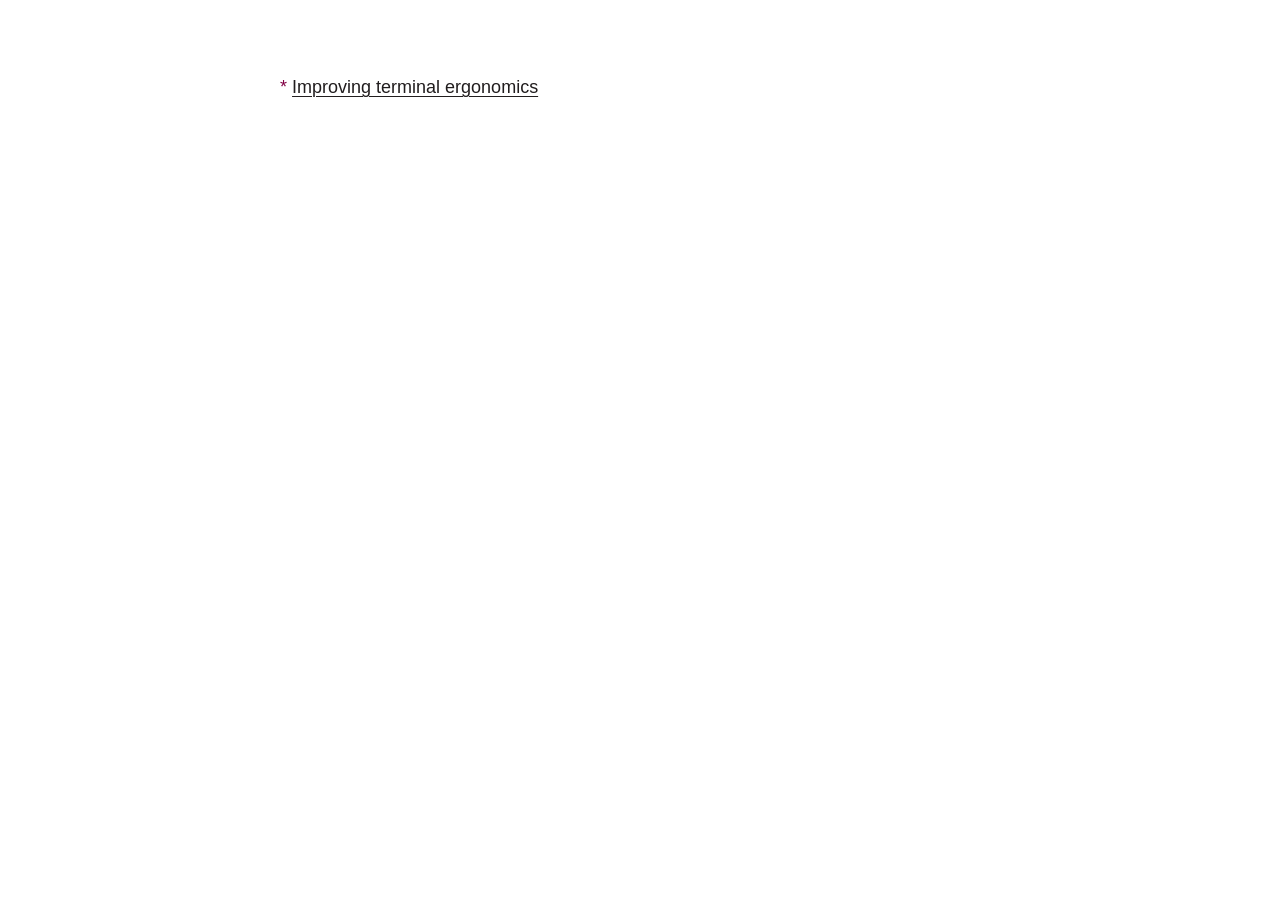
<file: index.html>
<!doctype html>
<html lang="en">
<head>
  <meta charset="utf-8">
  <meta name="viewport" content="width=device-width, initial-scale=1">
  <title>Blog</title>
  <link rel="stylesheet" href="styles.css">
</head>
<body>
  <main>
    <ul class="article-list" aria-label="Articles">
      <li><span class="article-marker">*</span> <a href="articles/improving-terminal-ergonomics/">Improving terminal ergonomics</a></li>
    </ul>
  </main>
</body>
</html>
</file>
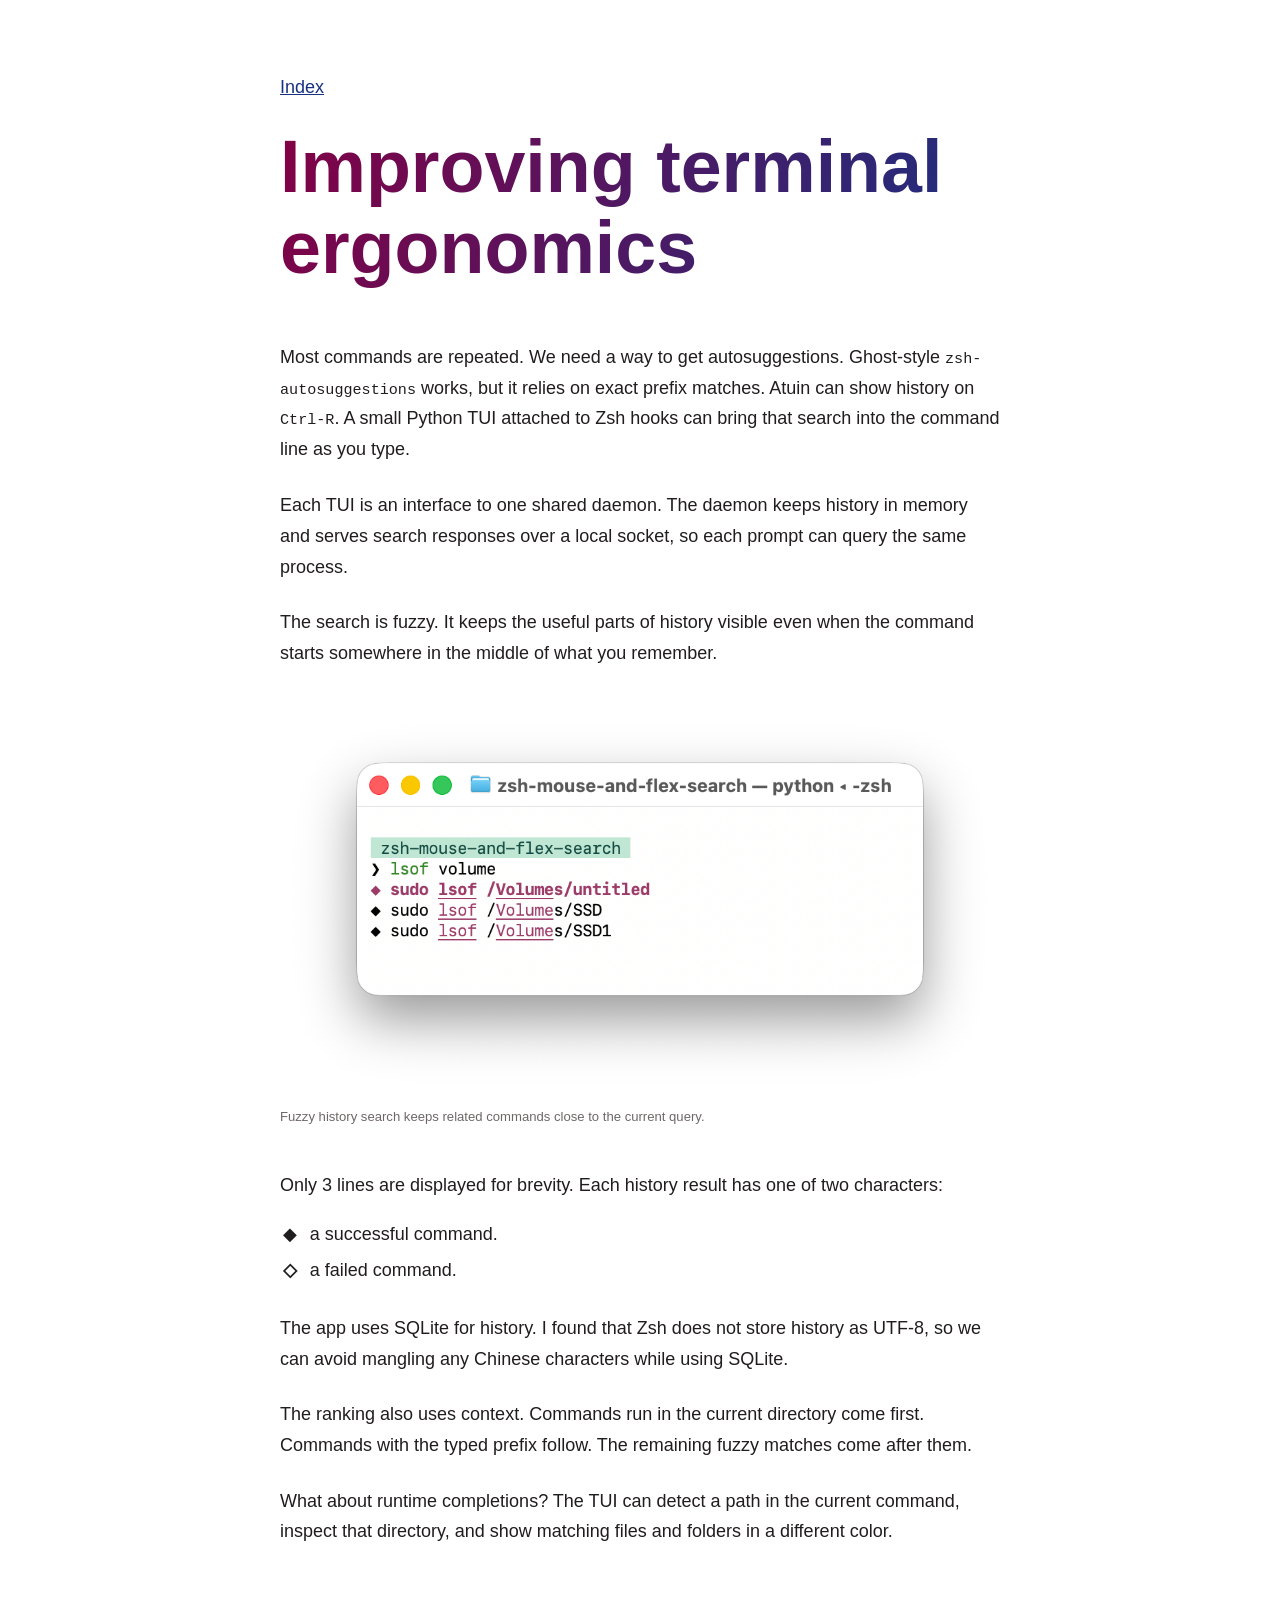
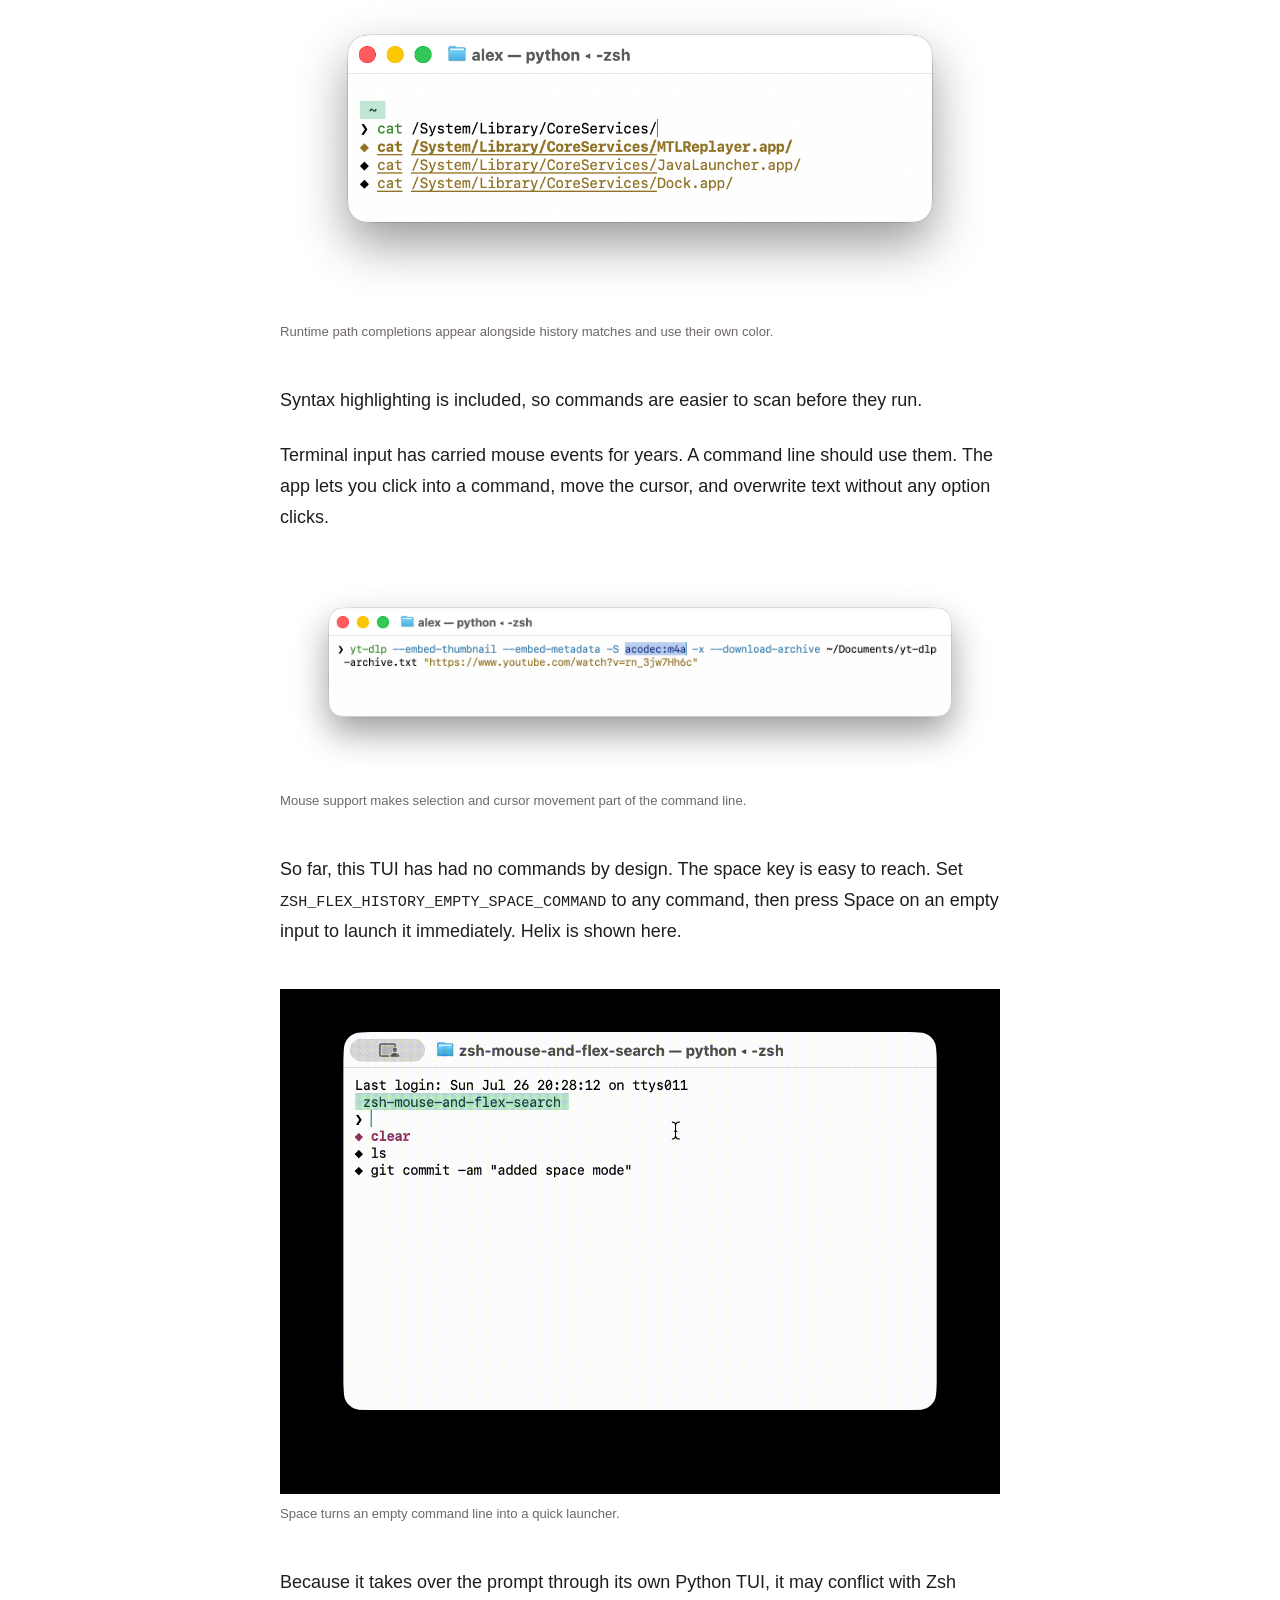
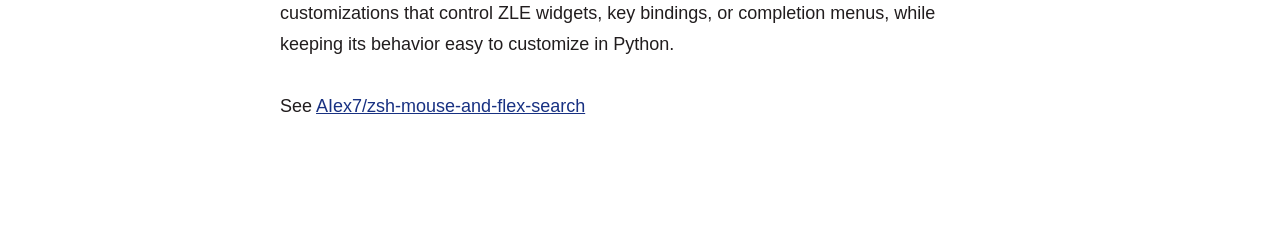
<file: articles/improving-terminal-ergonomics/index.html>
<!doctype html>
<html lang="en">
<head>
  <meta charset="utf-8">
  <meta name="viewport" content="width=device-width, initial-scale=1">
  <title>Improving terminal ergonomics</title>
  <link rel="stylesheet" href="../../styles.css">
</head>
<body>
  <main>
    <p><a href="../../index.html">Index</a></p>
    <article>
      <h1>Improving terminal ergonomics</h1>

      <p>Most commands are repeated. We need a way to get autosuggestions. Ghost-style <code>zsh-autosuggestions</code> works, but it relies on exact prefix matches. Atuin can show history on <code>Ctrl-R</code>. A small Python TUI attached to Zsh hooks can bring that search into the command line as you type.</p>

      <p>Each TUI is an interface to one shared daemon. The daemon keeps history in memory and serves search responses over a local socket, so each prompt can query the same process.</p>

      <p>The search is fuzzy. It keeps the useful parts of history visible even when the command starts somewhere in the middle of what you remember.</p>

      <figure>
        <img src="fuzzy.png" alt="A terminal showing fuzzy command results for lsof volume">
        <figcaption>Fuzzy history search keeps related commands close to the current query.</figcaption>
      </figure>

      <p>Only 3 lines are displayed for brevity. Each history result has one of two characters:</p>

      <ul>
        <li class="successful">a successful command.</li>
        <li class="failed">a failed command.</li>
      </ul>

      <p>The app uses SQLite for history. I found that Zsh does not store history as UTF-8, so we can avoid mangling any Chinese characters while using SQLite. </p>

      <p>The ranking also uses context. Commands run in the current directory come first. Commands with the typed prefix follow. The remaining fuzzy matches come after them.</p>

      <p>What about runtime completions? The TUI can detect a path in the current command, inspect that directory, and show matching files and folders in a different color.</p>

      <figure>
        <img src="runtime.png" alt="A terminal showing runtime path completions in a different color">
        <figcaption>Runtime path completions appear alongside history matches and use their own color.</figcaption>
      </figure>

      <p>Syntax highlighting is included, so commands are easier to scan before they run.</p>

      <p>Terminal input has carried mouse events for years. A command line should use them. The app lets you click into a command, move the cursor, and overwrite text without any option clicks.</p>

      <figure>
        <img src="mouse-support.png" alt="A terminal command with text selected by the mouse">
        <figcaption>Mouse support makes selection and cursor movement part of the command line.</figcaption>
      </figure>

      <p>So far, this TUI has had no commands by design. The space key is easy to reach. Set <code>ZSH_FLEX_HISTORY_EMPTY_SPACE_COMMAND</code> to any command, then press Space on an empty input to launch it immediately. Helix is shown here.</p>

      <figure>
        <img src="space-mode.gif" alt="An animated terminal showing space mode launching a command">
        <figcaption>Space turns an empty command line into a quick launcher.</figcaption>
      </figure>

      <p>Because it takes over the prompt through its own Python TUI, it may conflict with Zsh customizations that control ZLE widgets, key bindings, or completion menus, while keeping its behavior easy to customize in Python.
      <br><br>
        See <a href="https://github.com/AIex7/zsh-mouse-and-flex-search">AIex7/zsh-mouse-and-flex-search</a></p>
    </article>
  </main>
</body>
</html>
</file>
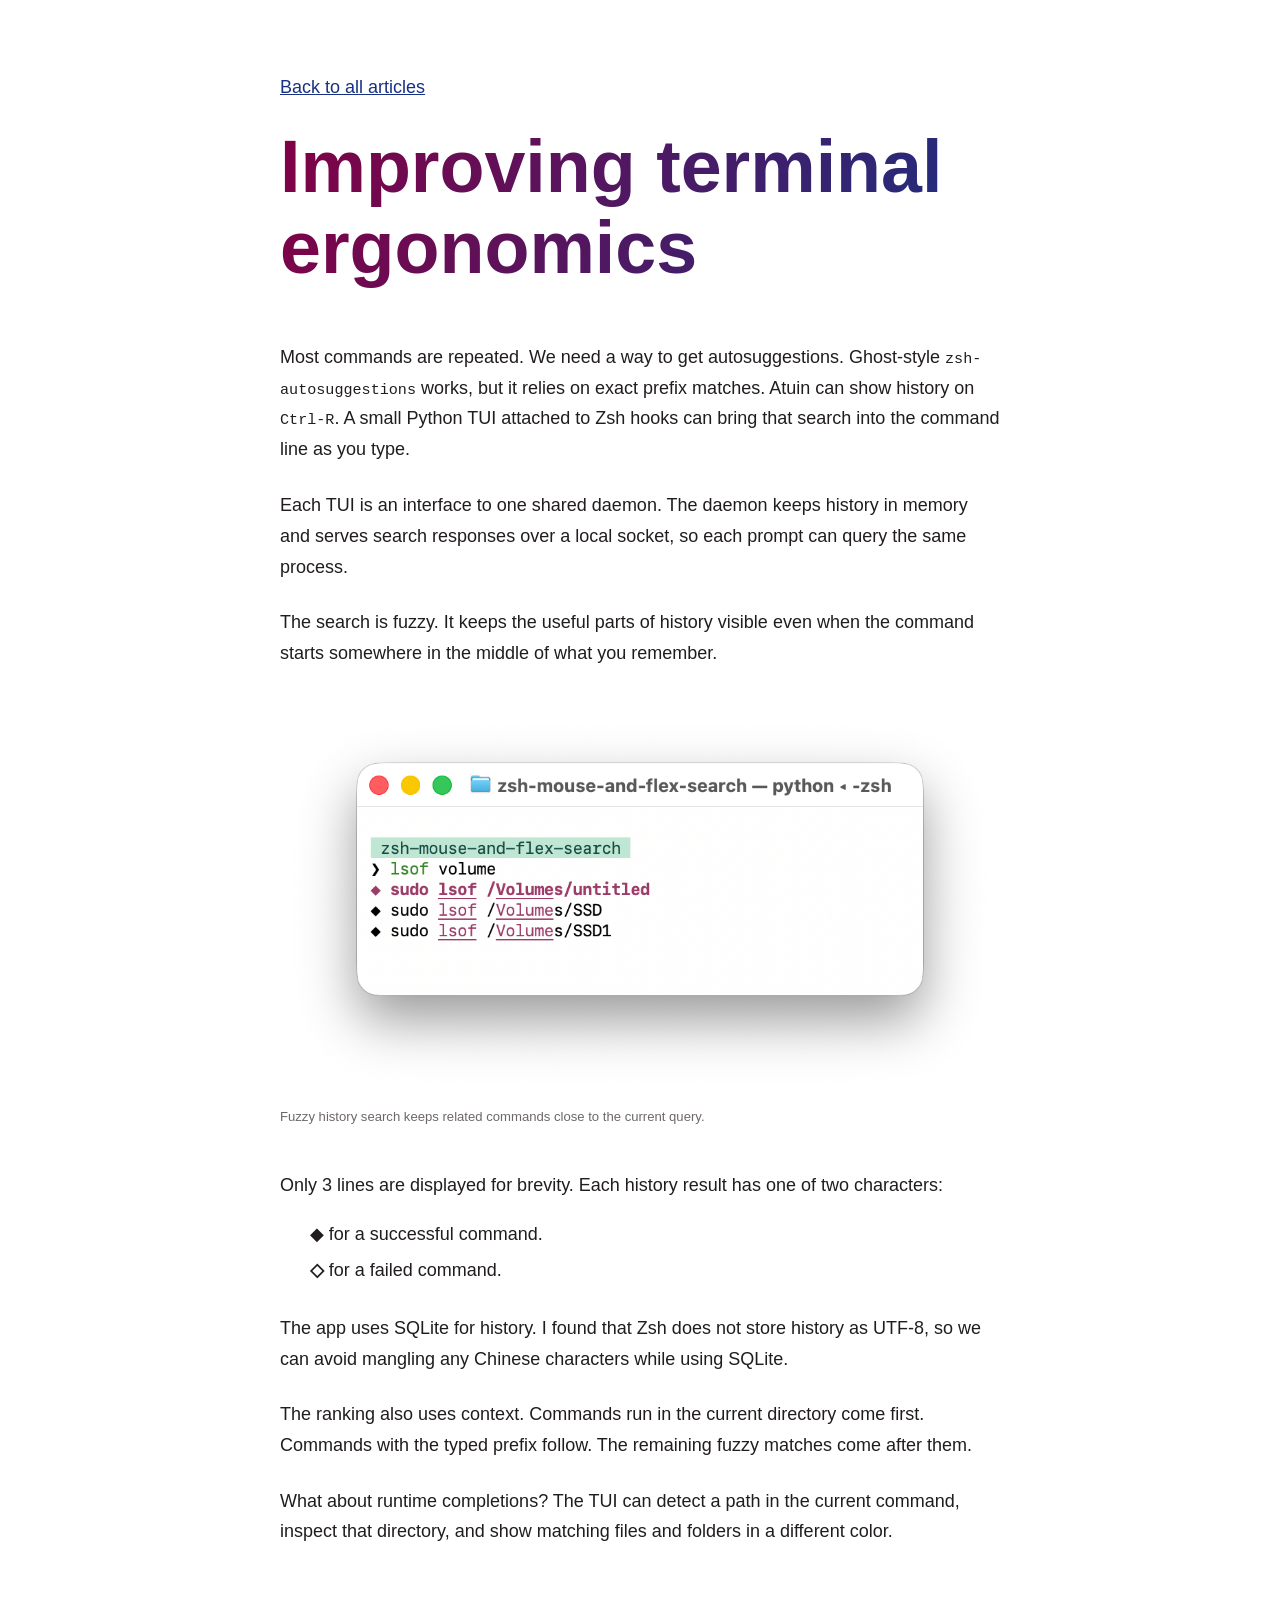
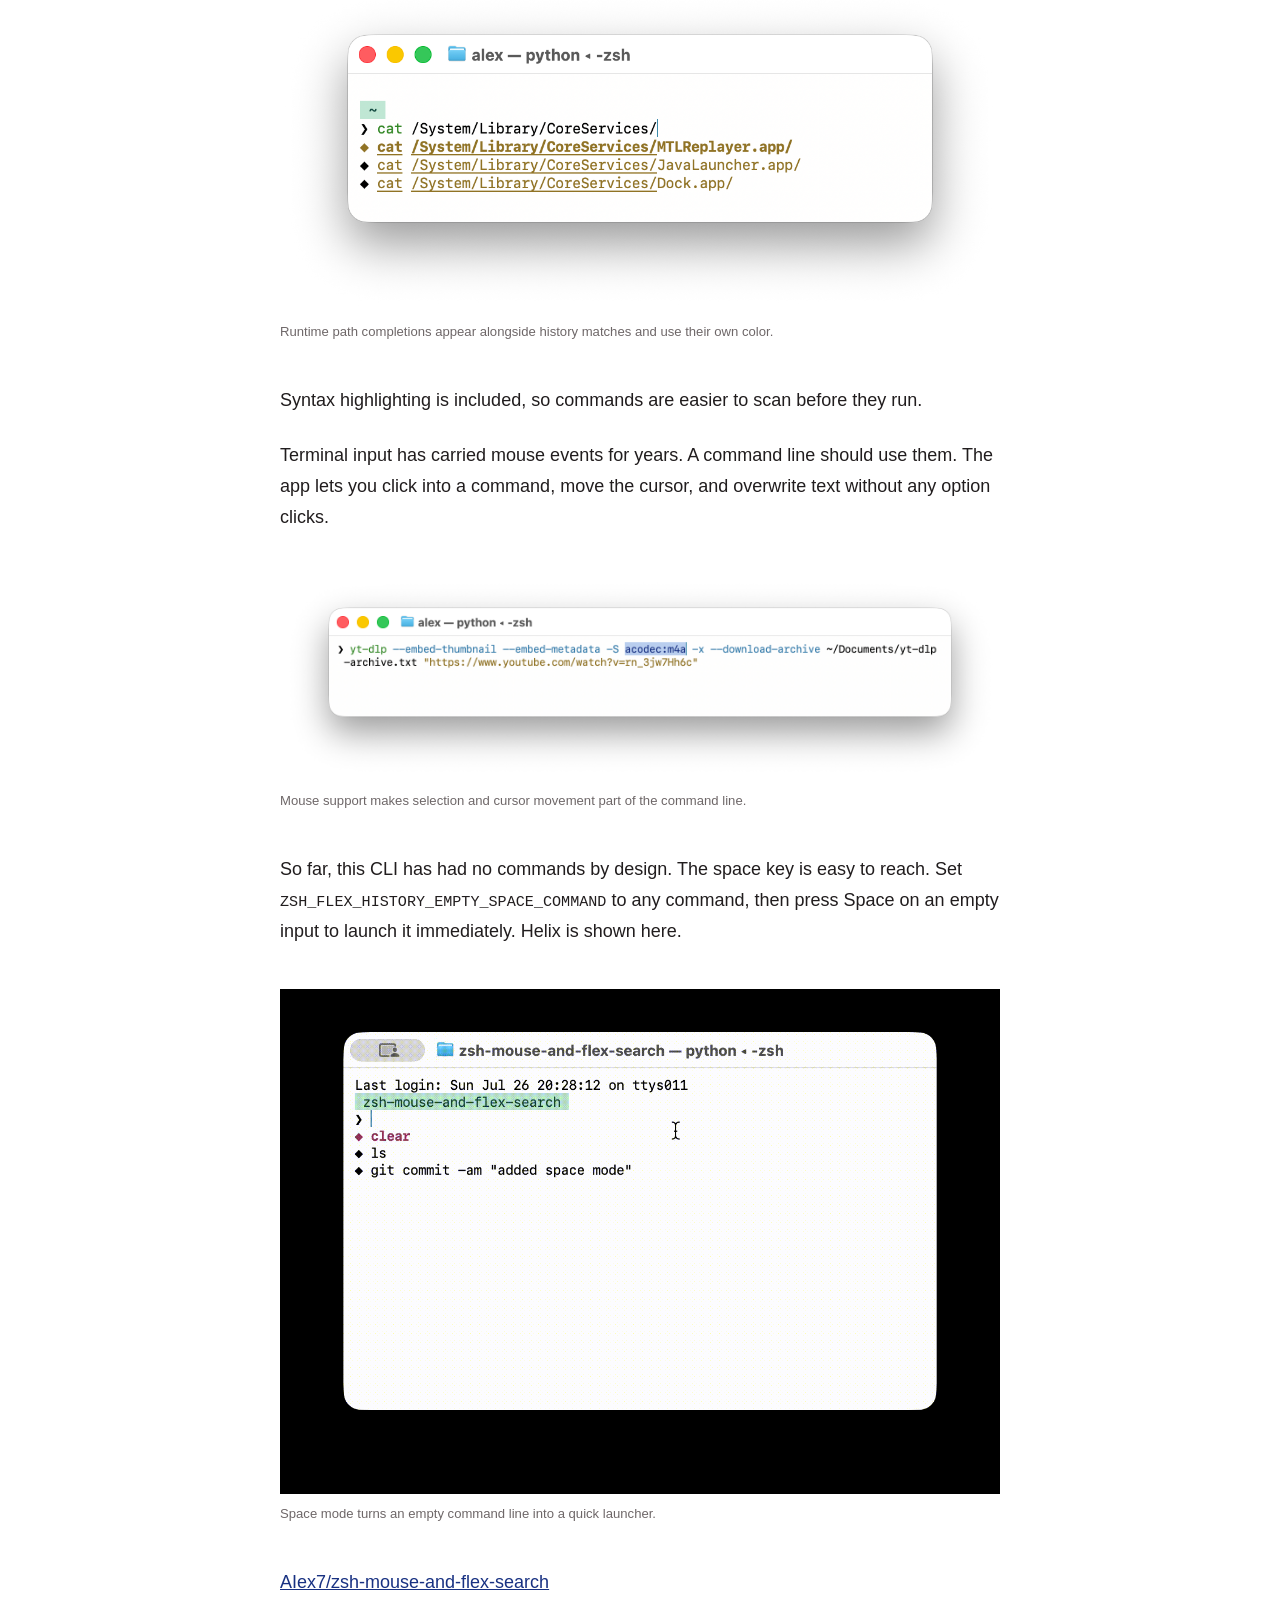
<file: improving-terminal-ergonomics.html>
<!doctype html>
<html lang="en">
<head>
  <meta charset="utf-8">
  <meta name="viewport" content="width=device-width, initial-scale=1">
  <title>Improving terminal ergonomics</title>
  <link rel="stylesheet" href="styles.css">
</head>
<body>
  <main>
    <p><a href="index.html">Back to all articles</a></p>
    <article>
      <h1>Improving terminal ergonomics</h1>

      <p>Most commands are repeated. We need a way to get autosuggestions. Ghost-style <code>zsh-autosuggestions</code> works, but it relies on exact prefix matches. Atuin can show history on <code>Ctrl-R</code>. A small Python TUI attached to Zsh hooks can bring that search into the command line as you type.</p>

      <p>Each TUI is an interface to one shared daemon. The daemon keeps history in memory and serves search responses over a local socket, so each prompt can query the same process.</p>

      <p>The search is fuzzy. It keeps the useful parts of history visible even when the command starts somewhere in the middle of what you remember.</p>

      <figure>
        <img src="fuzzy.png" alt="A terminal showing fuzzy command results for lsof volume">
        <figcaption>Fuzzy history search keeps related commands close to the current query.</figcaption>
      </figure>

      <p>Only 3 lines are displayed for brevity. Each history result has one of two characters:</p>

      <ul>
        <li>◆ for a successful command.</li>
        <li><strong>◇</strong> for a failed command.</li>
      </ul>

      <p>The app uses SQLite for history. I found that Zsh does not store history as UTF-8, so we can avoid mangling any Chinese characters while using SQLite. </p>

      <p>The ranking also uses context. Commands run in the current directory come first. Commands with the typed prefix follow. The remaining fuzzy matches come after them.</p>

      <p>What about runtime completions? The TUI can detect a path in the current command, inspect that directory, and show matching files and folders in a different color.</p>

      <figure>
        <img src="runtime.png" alt="A terminal showing runtime path completions in a different color">
        <figcaption>Runtime path completions appear alongside history matches and use their own color.</figcaption>
      </figure>

      <p>Syntax highlighting is included, so commands are easier to scan before they run.</p>

      <p>Terminal input has carried mouse events for years. A command line should use them. The app lets you click into a command, move the cursor, and overwrite text without any option clicks.</p>

      <figure>
        <img src="mouse-support.png" alt="A terminal command with text selected by the mouse">
        <figcaption>Mouse support makes selection and cursor movement part of the command line.</figcaption>
      </figure>

      <p>So far, this CLI has had no commands by design. The space key is easy to reach. Set <code>ZSH_FLEX_HISTORY_EMPTY_SPACE_COMMAND</code> to any command, then press Space on an empty input to launch it immediately. Helix is shown here.</p>

      <figure>
        <img src="space-mode.gif" alt="An animated terminal showing space mode launching a command">
        <figcaption>Space mode turns an empty command line into a quick launcher.</figcaption>
      </figure>

      <p><a href="https://github.com/AIex7/zsh-mouse-and-flex-search">AIex7/zsh-mouse-and-flex-search</a></p>
    </article>
  </main>
</body>
</html>
</file>
<file: styles.css>
:root {
  --doric-magenta: #820145;
  --doric-blue: #183182;
  --ink: #211d1e;
  --muted: #6e6768;
}

html {
  background: #fff;
}

body {
  margin: 0;
  color: var(--ink);
  background: #fff;
  font-family: "Helvetica Neue", Helvetica, Arial, sans-serif;
  font-size: 18px;
  line-height: 1.72;
}

main {
  width: min(720px, calc(100% - 40px));
  margin: 0 auto;
  padding: 72px 0 96px;
}

h1 {
  margin: 0 0 48px;
  font-family: "Helvetica Neue", Helvetica, Arial, sans-serif;
  font-size: clamp(2.5rem, 7vw, 4.6rem);
  font-weight: 700;
  line-height: 1.1;
  padding-bottom: 0.06em;
  background: linear-gradient(110deg, var(--doric-magenta), var(--doric-blue));
  -webkit-background-clip: text;
  background-clip: text;
  color: transparent;
}

p {
  margin: 0 0 1.35em;
}

a {
  color: var(--doric-blue);
}

.article-list {
  list-style: none;
  margin: 0;
  padding: 0;
}

.article-list li {
  margin: 0 0 0.85em;
  padding: 0;
}

.article-marker {
  color: var(--doric-magenta);
}

.article-list a {
  color: var(--ink);
  text-decoration-thickness: 1px;
  text-underline-offset: 0.16em;
}

figure {
  margin: 42px 0 44px;
}

figure img {
  display: block;
  width: 100%;
  height: auto;
}

figcaption {
  margin-top: 10px;
  color: var(--muted);
  font-size: 0.82rem;
  line-height: 1.45;
}

ul:not(.article-list) {
  list-style: none;
  margin: -0.35em 0 1.5em;
  padding-left: 1.4em;
}

ul:not(.article-list) li {
  position: relative;
  padding-left: 0.25em;
  margin: 0.3em 0;
}

ul:not(.article-list) li::before {
  position: absolute;
  left: -1.25em;
}

ul:not(.article-list) li.successful::before {
  content: "◆";
}

ul:not(.article-list) li.failed::before {
  content: "◇";
  font-weight: 700;
}

code {
  font-family: "SFMono-Regular", Consolas, "Liberation Mono", monospace;
  font-size: 0.84em;
}

@media (max-width: 600px) {
  main {
    width: min(100% - 28px, 720px);
    padding-top: 42px;
  }

  body {
    font-size: 17px;
  }
}
</file>
